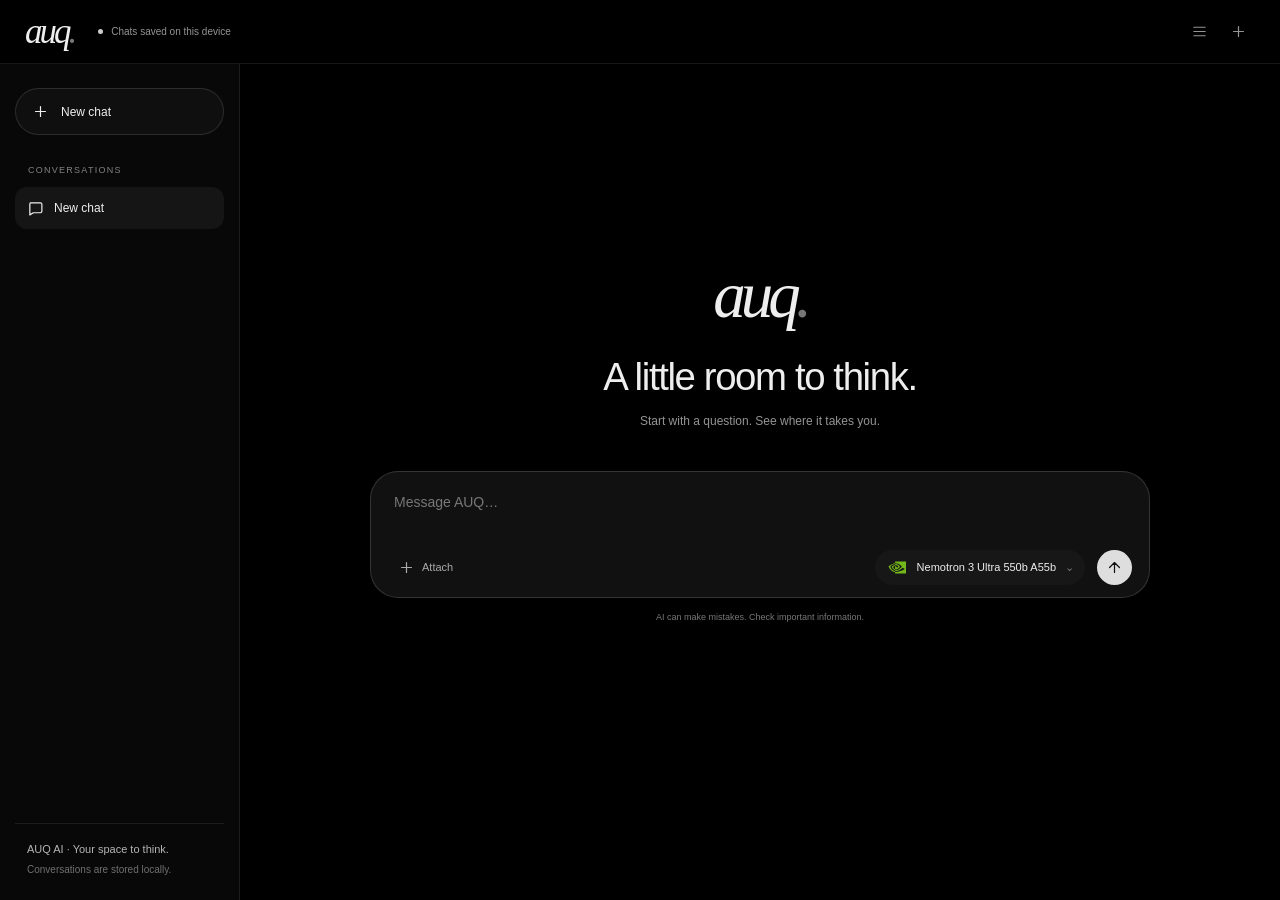
<file: ai/index.html>
<!doctype html>
<html lang="en">
<head>
<script>
window.AUQ_OWNER_CONFIG = {
  "encodedKeys": {
    "openrouter": "c2stb3ItdjEtN2I3NWIxY2E1Y2M4ZDgzZDA3Y2VmNjQwNGNlMzBiYjZmODEzMmM0MTA5YjhmYzFk"
  },
  "api": {
    "openrouter": {
      "endpoint": "https://openrouter.ai/api/v1/chat/completions",
      "authPrefix": "Bearer "
    }
  }
};
</script>
<meta charset="utf-8">
<meta name="viewport" content="width=device-width,initial-scale=1,viewport-fit=cover">
<meta name="theme-color" content="#f5f6f8">
<title>AUQ AI</title>
<link rel="stylesheet" href="./workspace.css">
</head>
<body>
<div class="app">
<header class="topbar">
  <div class="brand">auq<span>.</span></div>
  <div class="status-pill"><span class="dot ready" id="saveDot"></span><span id="saveStatus">Chats saved on this device</span></div>
  <div class="top-actions"><button class="icon-btn" id="historyToggle" title="Toggle chat history" aria-label="Toggle chat history"><svg viewBox="0 0 24 24" aria-hidden="true"><path d="M4 6h16M4 12h16M4 18h16"/></svg></button><button class="icon-btn" id="newChatTop" title="New chat" aria-label="New chat"><svg viewBox="0 0 24 24" aria-hidden="true"><path d="M12 5v14M5 12h14"/></svg></button></div>
</header>
<div class="layout">
<aside class="rail" id="rail">
  <button class="new-chat" id="newChat"><svg viewBox="0 0 24 24" aria-hidden="true"><path d="M12 5v14M5 12h14"/></svg><span>New chat</span></button>
  <section style="min-height:0;display:flex;flex-direction:column;flex:1"><div class="rail-label">CONVERSATIONS</div><div class="history" id="history"></div></section>
  <div class="rail-bottom">AUQ AI · Your space to think.<br><span id="storageHint">Conversations are stored locally.</span></div>
</aside>
<main class="main">
  <div class="content" id="content">
    <div class="conversation" id="conversation">
      <div class="welcome" id="welcome">
        <div class="welcome-mark">auq<span>.</span></div><h1>A little room to think.</h1><p>Start with a question. See where it takes you.</p>
        <div class="capability-row"><span class="capability">Reasoning</span><span class="capability">Coding</span><span class="capability">Vision &amp; images</span><span class="capability">Research</span><span class="capability">Writing</span></div>
      </div>
    </div>
    <div class="composer-area">
      <div class="composer"><textarea id="prompt" rows="2" placeholder="Message AUQ…" aria-label="Message AUQ"></textarea><div class="composer-bottom"><button class="soft-btn" id="attachBtn" title="Attach a text file"><svg viewBox="0 0 24 24" aria-hidden="true"><path d="M12 5v14M5 12h14"/></svg> Attach</button><input type="file" id="fileInput" class="hidden" accept=".txt,.md,.csv,.json,.html,.css,.js,.py,.xml,.yaml,.yml"><span class="composer-hint" id="composerHint">Shift + Enter for a new line</span><div class="custom-select-wrap" id="modelWrap">
<button class="select-btn" id="modelBtn" aria-expanded="false" aria-controls="modelMenu" aria-label="Choose a model"><span class="provider-badge" id="modelBadge" aria-hidden="true">O</span><span class="selected-text" id="modelLabel">Choose model</span><span class="chevron" aria-hidden="true">&#8964;</span></button>
<div class="menu" id="modelMenu" role="dialog" aria-label="Choose a model">
<div class="model-menu-heading"><strong>Models</strong><span id="modelCount" aria-live="polite"></span><button type="button" id="modelMenuClose" aria-label="Close model list">&#215;</button></div>
<input class="menu-search" id="modelSearch" type="search" placeholder="Search models or companies..." aria-label="Search models" autocomplete="off">
<div class="model-companies" id="modelCompanies" aria-label="Filter by company"></div>
<div class="menu-list" id="modelOptions"></div>
<div class="model-menu-footer"><img class="company-icon" src="./icons/openrouter.svg" alt="">Provided through OpenRouter</div>
</div></div><button class="send" id="sendBtn" title="Send message" aria-label="Send message"><svg viewBox="0 0 24 24" aria-hidden="true"><path d="M12 19V5M5 12l7-7 7 7"/></svg></button></div></div>
      <div class="footnote">AI can make mistakes. Check important information. <span id="backendHint">Built-in provider access</span></div>
    </div>
  </div>
</main>
</div>
</div>
<div class="toast hidden" id="toast"></div>
<script>
(() => {
"use strict";
const $ = s => document.querySelector(s);
const escapeHTML = s => String(s ?? "").replace(/[&<>"']/g,c=>({"&":"&amp;","<":"&lt;",">":"&gt;",'"':"&quot;","'":"&#39;"}[c]));
const ICONS={menu:'<svg viewBox="0 0 24 24" aria-hidden="true"><path d="M4 6h16M4 12h16M4 18h16"/></svg>',plus:'<svg viewBox="0 0 24 24" aria-hidden="true"><path d="M12 5v14M5 12h14"/></svg>',send:'<svg viewBox="0 0 24 24" aria-hidden="true"><path d="M12 19V5M5 12l7-7 7 7"/></svg>',copy:'<svg viewBox="0 0 24 24" aria-hidden="true"><rect x="8" y="8" width="12" height="12" rx="2"/><path d="M16 8V5a1 1 0 0 0-1-1H5a1 1 0 0 0-1 1v10a1 1 0 0 0 1 1h3"/></svg>',volume:'<svg viewBox="0 0 24 24" aria-hidden="true"><path d="M4 10v4h4l5 4V6l-5 4H4"/><path d="M16 9a5 5 0 0 1 0 6M18.5 6.5a9 9 0 0 1 0 11"/></svg>',regen:'<svg viewBox="0 0 24 24" aria-hidden="true"><path d="M20 7v5h-5M4 17v-5h5"/><path d="M5.6 9A7 7 0 0 1 17 6l3 6M4 12l3 6a7 7 0 0 0 11.4-3"/></svg>',chat:'<svg viewBox="0 0 24 24" aria-hidden="true"><path d="M5 4h14a2 2 0 0 1 2 2v10a2 2 0 0 1-2 2H9l-5 3V6a2 2 0 0 1 1-2z"/></svg>',chevron:'<svg viewBox="0 0 24 24" aria-hidden="true"><path d="m9 18 6-6-6-6"/></svg>'};
const now = () => new Date().toISOString();
const uid = () => (crypto.randomUUID ? crypto.randomUUID() : Date.now().toString(36)+Math.random().toString(36).slice(2));
const ENCODED_KEYS = window.AUQ_OWNER_CONFIG.encodedKeys;
const API_CONFIG = window.AUQ_OWNER_CONFIG.api;
function decodeBase64(s){if(!s||s.includes("PASTE_"))return "";try{return atob(s)}catch(e){console.warn("Invalid Base64 provider key");return ""}}
const decodedKeys = Object.fromEntries(Object.entries(ENCODED_KEYS).map(([k,v])=>[k,decodeBase64(v)]));
const providerModels = {
  "openrouter": [
    "nvidia/nemotron-3-ultra-550b-a55b:free",
    "nvidia/nemotron-3.5-lightning:free",
    "poolside/laguna-s-2.1:free",
    "nvidia/nemotron-3-super-120b-a12b:free",
    "thinkingmachines/inkling:free",
    "nvidia/nemotron-3.5-super-vl:free",
    "cohere/north-mini-code:free",
    "thinkingmachines/inkling-small:free",
    "nvidia/nemotron-3-nano-omni-30b-a3b-reasoning:free",
    "google/gemma-4-26b-a4b-it:free",
    "google/gemma-4-31b-it:free",
    "fish-audio/s2.1-pro-free:free",
    "inception/mercury-decide:free",
    "respan/span-01-lite:free",
    "nvidia/nemotron-3-embed-1b:free",
    "nvidia/llama-nemotron-embed-vl-1b-v2:free",
    "liquid/lfm-2.5-embedding-350m:free",
    "nvidia/llama-nemotron-rerank-vl-1b-v2:free"
  ]
};

const state = {provider:"openrouter", model:localStorage.getItem("auq_ai_model")||"openai/gpt-5.6-luna", chats:[], activeChat:null, busy:false, attachedText:""};
function modelCapabilities(model){
 const m=model.toLowerCase(), caps=[];
 if(/whisper/.test(m))caps.push("Audio transcription");
 if(/image|flux|krea|ltx|self-forcing|mai-image/.test(m))caps.push("Image / media");
 if(/vision|vl-|omni|gemini|grok/.test(m))caps.push("Vision / multimodal");
 if(/think|reason|nemotron|deepseek-v4|opus|gpt-6|kimi-k3|command-a-reasoning/.test(m))caps.push("Reasoning");
 if(/coder|code|codestral|north-mini-code/.test(m))caps.push("Coding");
 if(/embed|rerank/.test(m))caps.push("Embeddings / ranking");
 if(!caps.length)caps.push("General chat");
 return caps.join(" · ");
}
function groupedModels(list){
 const groups={"Reasoning & analysis":[],"Coding":[],"Vision, image & media":[],"Audio transcription":[],"General chat & fast":[],"Embeddings & other":[]};
 list.forEach(m=>{const c=modelCapabilities(m).toLowerCase();if(c.includes("audio transcription"))groups["Audio transcription"].push(m);else if(c.includes("embedding"))groups["Embeddings & other"].push(m);else if(c.includes("image")||c.includes("vision")||c.includes("media"))groups["Vision, image & media"].push(m);else if(c.includes("coding"))groups["Coding"].push(m);else if(c.includes("reasoning"))groups["Reasoning & analysis"].push(m);else groups["General chat & fast"].push(m)});
 return groups;
}
function toast(msg){const el=$("#toast");el.textContent=msg;el.classList.remove("hidden");clearTimeout(toast.t);toast.t=setTimeout(()=>el.classList.add("hidden"),3000)}
function currentProvider(){return providers.find(p=>p.id===state.provider)||providers[0]}
function currentKey(){return decodedKeys[state.provider]||""}
function endpoint(){return localStorage.getItem("auq_ai_endpoint_"+state.provider)||API_CONFIG[state.provider].endpoint}
function saveState(){localStorage.setItem("auq_ai_provider",state.provider);localStorage.setItem("auq_ai_model",state.model)}
function saveChats(){try{localStorage.setItem("auq_ai_chats",JSON.stringify(state.chats));$("#saveStatus").textContent="Chats saved on this device";$("#saveDot").classList.add("ready")}catch(e){$("#saveStatus").textContent="Storage full";$("#saveDot").classList.remove("ready");toast("Could not save chats. Browser storage may be full.")}}
function loadChats(){try{const parsed=JSON.parse(localStorage.getItem("auq_ai_chats")||"[]");state.chats=Array.isArray(parsed)?parsed:[]}catch(e){state.chats=[]}if(!state.chats.length){const chat={id:uid(),title:"New chat",created:now(),updated:now(),messages:[]};state.chats=[chat]}state.activeChat=state.chats[0].id}
function activeChat(){return state.chats.find(c=>c.id===state.activeChat)}
function newChat(){const c={id:uid(),title:"New chat",created:now(),updated:now(),messages:[]};state.chats.unshift(c);state.activeChat=c.id;saveChats();renderHistory();renderMessages();$("#prompt").focus()}
function selectChat(id){state.activeChat=id;renderHistory();renderMessages();if(innerWidth<=760)$("#rail").style.display="none"}
function deleteChat(id,e){e?.stopPropagation();state.chats=state.chats.filter(c=>c.id!==id);if(!state.chats.length)state.chats.push({id:uid(),title:"New chat",created:now(),updated:now(),messages:[]});if(!state.chats.some(c=>c.id===state.activeChat))state.activeChat=state.chats[0].id;saveChats();renderHistory();renderMessages()}
function renderHistory(){const list=$("#history");list.innerHTML=state.chats.map(c=>`<button class="history-item ${c.id===state.activeChat?"active":""}" data-chat="${escapeHTML(c.id)}"><span aria-hidden="true">${ICONS.chat}</span><span class="history-title">${escapeHTML(c.title||"New chat")}</span><span class="del" data-delete="${escapeHTML(c.id)}" title="Delete chat">×</span></button>`).join("");list.querySelectorAll("[data-chat]").forEach(b=>b.onclick=e=>{if(e.target.closest("[data-delete]"))return;selectChat(b.dataset.chat)});list.querySelectorAll("[data-delete]").forEach(b=>b.onclick=e=>deleteChat(b.dataset.delete,e))}
function formatText(text){let safe=escapeHTML(text);safe=safe.replace(/```([\s\S]*?)```/g,(_,code)=>`<pre>${code.trim()}</pre>`);safe=safe.replace(/`([^`]+)`/g,"<code>$1</code>");return safe}
function renderMessages(){const c=activeChat();if(!c)return;const conv=$("#conversation");if(!c.messages.length){conv.innerHTML=`<div class="welcome" id="welcome"><div class="welcome-mark">auq<span>.</span></div><h1>A little room to think.</h1><p>Start with a question. See where it takes you.</p><div class="capability-row"><span class="capability">Reasoning</span><span class="capability">Coding</span><span class="capability">Vision &amp; images</span><span class="capability">Research</span><span class="capability">Writing</span></div></div>`;return}
conv.innerHTML=c.messages.map((m,i)=>`<article class="message ${m.role==="assistant"?"assistant":"user"}"><div class="avatar">${m.role==="assistant"?"auq":"You"}</div><div class="message-content"><div class="message-head"><strong>${m.role==="assistant"?"auq":"You"}</strong><small>${escapeHTML(new Date(m.time||Date.now()).toLocaleTimeString([],{hour:"2-digit",minute:"2-digit"}))}${m.model?" · "+escapeHTML(m.model):""}</small></div>${m.role==="assistant"&&m.reasoningSummary?`<details class="reasoning-box"><summary>Reasoning summary</summary><div class="reasoning-content">${escapeHTML(m.reasoningSummary)}</div></details>`:""}<div class="message-text">${formatText(m.content||"")}</div>${m.role==="assistant"?`<div class="message-actions"><button class="mini-action" data-copy="${i}" title="Copy response" aria-label="Copy response">${ICONS.copy}</button><button class="mini-action" data-speak="${i}" title="Read response aloud" aria-label="Read response aloud">${ICONS.volume}</button><button class="mini-action" data-retry="${i}" title="Regenerate response" aria-label="Regenerate response">${ICONS.regen}</button></div>`:""}</div></article>`).join("");conv.querySelectorAll("[data-copy]").forEach(b=>b.onclick=()=>{const text=c.messages[+b.dataset.copy].content;const copy=navigator.clipboard?.writeText(text);if(copy)copy.then(()=>toast("Copied response")).catch(()=>fallbackCopy(text));else fallbackCopy(text)});conv.querySelectorAll("[data-speak]").forEach(b=>b.onclick=()=>speakResponse(c.messages[+b.dataset.speak].content,b));conv.querySelectorAll("[data-retry]").forEach(b=>b.onclick=()=>regenerateFrom(+b.dataset.retry));$("#content").scrollTop=$("#content").scrollHeight}
function updateProviderUI(){updateModelSelection();renderModelOptions()}
function renderProviderOptions(filter=""){const q=filter.toLowerCase();$("#providerOptions").innerHTML=providers.filter(p=>(p.name+" "+p.desc).toLowerCase().includes(q)).map(p=>`<button class="menu-option ${p.id===state.provider?"selected":""}" data-provider="${p.id}"><span class="provider-badge">${p.letter}</span><span class="opt-main"><strong>${p.name}</strong><small>${p.desc} · ${providerModels[p.id].length} models</small></span>${p.id===state.provider?'<span class="check">✓</span>':""}</button>`).join("");$("#providerOptions").querySelectorAll("[data-provider]").forEach(b=>b.onclick=()=>{state.provider=b.dataset.provider;const list=providerModels[state.provider];if(!list.includes(state.model))state.model=list[0];saveState();closeMenus();updateProviderUI()})}
let modelCompany = '';
const companyIcons={nvidia:'nvidia-color.svg',google:'google.png',cohere:'cohere-color.svg',poolside:'poolside-color.svg',thinkingmachines:'thinkingmachines-author.png','fish-audio':'fish-audio-author.svg',inception:'inception.svg',respan:'respan-author.png',liquid:'liquid.svg'};
function modelIcon(model){const company=model.split('/')[0];return '<img class="company-icon" src="./icons/'+(companyIcons[company]||'openrouter.svg')+'" alt="" aria-hidden="true">';}
function companyName(model) {
 const id=model.split('/')[0];
 return ({nvidia:'NVIDIA',google:'Google',openai:'OpenAI',anthropic:'Anthropic',cohere:'Cohere',poolside:'Poolside',thinkingmachines:'Thinking Machines','fish-audio':'Fish Audio',inception:'Inception',respan:'Respan',liquid:'Liquid AI'})[id]||id;
}
function modelName(model) {
 return model.split('/').slice(1).join('/').replace(/:free$/,'').replace(/-/g,' ').replace(/\b\w/g,c=>c.toUpperCase());
}
function updateModelSelection() {
 $('#modelLabel').textContent=modelName(state.model);
 $('#modelBadge').innerHTML=modelIcon(state.model);
 $('#modelBtn').title=companyName(state.model)+' · '+state.model;
 $('#backendHint').textContent=currentKey()?'Ready to chat.':'OpenRouter access is configured by the site owner.';
}
function renderModelOptions(filter='') {
 const q=filter.trim().toLowerCase();
 const catalog=providerModels.openrouter;
 const companies=[...new Set(catalog.map(companyName))];
 $('#modelCompanies').innerHTML=['',...companies].map(company=>`<button type="button" data-company="${escapeHTML(company)}" aria-pressed="${company===modelCompany}">${company?modelIcon(catalog.find(model=>companyName(model)===company)):""}${escapeHTML(company||'All')}</button>`).join('');
 $('#modelCompanies').querySelectorAll('[data-company]').forEach(button=>button.onclick=event=>{event.stopPropagation();modelCompany=button.dataset.company;renderModelOptions($('#modelSearch').value)});
 const matches=catalog.filter(model=>(!modelCompany||companyName(model)===modelCompany)&&(model+' '+modelName(model)+' '+companyName(model)).toLowerCase().includes(q));
 $('#modelCount').textContent=matches.length+' models';
 $('#modelOptions').innerHTML=matches.map(model=>`<button type="button" class="menu-option ${model===state.model?'selected':''}" data-model="${escapeHTML(model)}" aria-pressed="${model===state.model}"><span class="provider-badge" aria-hidden="true">${modelIcon(model)}</span><span class="opt-main"><strong>${escapeHTML(modelName(model))}</strong><small>${escapeHTML(companyName(model))} · ${escapeHTML(model)}</small></span>${model===state.model?'<span class="check" aria-hidden="true">✓</span>':''}</button>`).join('')||'<div class="model-empty">No matching models. Try another name or company.</div>';
 $('#modelOptions').querySelectorAll('[data-model]').forEach(button=>button.onclick=()=>{state.model=button.dataset.model;saveState();closeMenus();updateProviderUI();$('#modelBtn').focus()});
}

function closeMenus(){$$(".menu").forEach(m=>m.classList.remove("open"));$$(".select-btn").forEach(b=>b.setAttribute("aria-expanded","false"))}
function $$(s){return [...document.querySelectorAll(s)]}
function toggleMenu(which){const menu=$("#"+which+"Menu"),was=menu.classList.contains("open");closeMenus();if(!was){const bounds=$('#modelBtn').getBoundingClientRect();
menu.style.setProperty('--menu-bottom',(innerHeight-bounds.top+10)+'px');
menu.style.setProperty('--menu-left',Math.max(12,Math.min(bounds.right-440,innerWidth-Math.min(440,innerWidth-24)-12))+'px');
menu.style.setProperty('--menu-height',Math.max(120,bounds.top-22)+'px');
menu.classList.add("open");$("#"+which+"Btn").setAttribute("aria-expanded","true");$("#"+which+"Search").value="";renderModelOptions();$("#"+which+"Search").focus()}}
$("#modelBtn").onclick=()=>toggleMenu("model");$("#modelSearch").oninput=e=>renderModelOptions(e.target.value);document.addEventListener("click",e=>{if(!e.target.closest(".custom-select-wrap"))closeMenus()});
addEventListener('resize',closeMenus);
$('#content').addEventListener('scroll',closeMenus,{passive:true});
$("#modelMenuClose").onclick=()=>{closeMenus();$("#modelBtn").focus()};
document.addEventListener("keydown",e=>{if(e.key==="Escape"&&$("#modelMenu").classList.contains("open")){closeMenus();$("#modelBtn").focus()}});
function setBusy(v){state.busy=v;$("#sendBtn").disabled=v;$("#sendBtn").innerHTML=v?"<span class=\"thinking-dots\"><i></i><i></i><i></i></span>":ICONS.send;$("#sendBtn").style.opacity=v?".6":"1"}
function addMessage(role,content,extra={}){const c=activeChat();const m={role,content,time:now(),...extra};c.messages.push(m);c.updated=now();if(role==="user"&&c.title==="New chat")c.title=content.replace(/\s+/g," ").slice(0,42)||(state.attachedText?"Attached file":"New chat");saveChats();renderHistory();renderMessages();return m}
function getMessagesForAPI(c){return c.messages.filter(m=>m.role==="user"||m.role==="assistant").map(m=>({role:m.role,content:m.content}))}
function showThinking(){const conv=$("#conversation");const old=$("#thinkingMessage");if(old)old.remove();const row=document.createElement("article");row.id="thinkingMessage";row.className="message assistant";row.innerHTML=`<div class="avatar">auq</div><div class="message-content"><div class="message-head"><strong>auq</strong><small>generating</small></div><div class="thinking-indicator"><span>Thinking</span><span class="thinking-dots"><i></i><i></i><i></i></span><span>Preparing a response…</span></div></div>`;conv.appendChild(row);$("#content").scrollTop=$("#content").scrollHeight}
function hideThinking(){const row=$("#thinkingMessage");if(row)row.remove()}
async function fetchReasoningSummary(endpointUrl, headers, model, promptText, answerText){
  // This is a brief user-facing rationale, not a hidden step-by-step thought trace.
  try{
    const response=await fetch(endpointUrl,{method:"POST",headers,body:JSON.stringify({model,messages:[{role:"system",content:"Give a brief, high-level reasoning summary for the answer. State the key factors or method in 1-3 concise sentences. Do not reveal private chain-of-thought, hidden deliberation, or step-by-step internal reasoning. If a summary would be misleading, say what information the answer relies on."},{role:"user",content:"User request:\n"+promptText+"\n\nAssistant answer:\n"+answerText+"\n\nWrite only the concise high-level summary."}],stream:false})});
    if(!response.ok)return "";const data=await response.json();const value=data.choices?.[0]?.message?.content??data.output_text??data.response??"";return typeof value==="string"?value.trim():"";
  }catch(_){return ""}
}
async function send(){
 if(state.busy)return;
 const input=$("#prompt"),text=input.value.trim(),full=text+(state.attachedText?`\n\n[Attached file content]\n${state.attachedText}`:"");
 if(!full)return;
 if(state.provider==="groq"&&state.model.toLowerCase().startsWith("whisper")){toast("Whisper models are for audio transcription. Choose a GPT-OSS or Llama model for text chat.");return}
 if(!currentKey()){toast("This provider has no built-in key configured yet.");return}
 input.value="";input.style.height="";const file=state.attachedText;state.attachedText="";$("#attachBtn").innerHTML="<svg viewBox=\"0 0 24 24\" aria-hidden=\"true\"><path d=\"M12 5v14M5 12h14\"/></svg> Attach";
 addMessage("user",full);setBusy(true);showThinking();
 const c=activeChat();const endpointUrl=endpoint();
 if(!endpointUrl){hideThinking();addMessage("assistant",`This provider endpoint has not been configured by the site owner yet. Your message is saved in this chat.`,{model:state.model});setBusy(false);return}
 try{
  const key=currentKey(),cfg=API_CONFIG[state.provider];
  const headers={"Content-Type":"application/json","Authorization":(cfg.authPrefix||"Bearer ")+key};
  if(state.provider==="openrouter"){headers["HTTP-Referer"]=location.origin;headers["X-Title"]="AUQ AI"}
  const response=await fetch(endpointUrl,{method:"POST",headers,body:JSON.stringify({model:state.model,messages:getMessagesForAPI(c),stream:false})});
  const data=await response.json().catch(()=>({}));
  if(!response.ok)throw new Error(data.error?.message||data.message||`Request failed (${response.status})`);
  const answer=data.choices?.[0]?.message?.content??data.output_text??data.response??data.content??(typeof data==="string"?data:JSON.stringify(data,null,2));
  const answerText=typeof answer==="string"?answer:JSON.stringify(answer,null,2);
  const lastUser=[...c.messages].reverse().find(m=>m.role==="user")?.content||full;
  const summary=await fetchReasoningSummary(endpointUrl,headers,state.model,lastUser,answerText);
  addMessage("assistant",answerText,{model:state.model,reasoningSummary:summary});
 }catch(err){addMessage("assistant",`I couldn't reach the selected model.\n\n${err.message}\n\nCheck that the provider key, endpoint, and model ID are correct. If this provider requires a private key or has CORS restrictions, use a server-side AUQ proxy. Your conversation is still saved locally.`,{model:state.model,error:true})}
 finally{hideThinking();setBusy(false)}
}
function fallbackCopy(text){const el=document.createElement("textarea");el.value=text;el.style.position="fixed";el.style.opacity="0";document.body.appendChild(el);el.select();try{document.execCommand("copy");toast("Copied response")}catch(_){toast("Clipboard unavailable")}el.remove()}
function speakResponse(text,button){if(!("speechSynthesis" in window)){toast("Speech playback is not supported in this browser");return}if(window.speechSynthesis.speaking){window.speechSynthesis.cancel();if(button)button.title="Read response aloud";return}const utterance=new SpeechSynthesisUtterance(text);utterance.onend=()=>{if(button)button.title="Read response aloud"};utterance.onerror=()=>toast("Could not play speech");window.speechSynthesis.cancel();window.speechSynthesis.speak(utterance);if(button)button.title="Stop speaking"}
async function regenerateFrom(index){if(state.busy)return;const c=activeChat();const userIndex=c.messages.slice(0,index).map(m=>m.role).lastIndexOf("user");if(userIndex<0){toast("No prompt found to regenerate");return}if(state.provider==="groq"&&state.model.toLowerCase().startsWith("whisper")){toast("Whisper models are for audio transcription. Choose a GPT-OSS or Llama model for text chat.");return}if(!currentKey()){toast("This provider has no built-in key configured yet.");return}const promptText=c.messages[userIndex].content;c.messages=c.messages.slice(0,userIndex+1);saveChats();renderMessages();setBusy(true);showThinking();const endpointUrl=endpoint();if(!endpointUrl){hideThinking();addMessage("assistant","This provider endpoint has not been configured by the site owner yet.",{model:state.model});setBusy(false);return}try{const key=currentKey(),cfg=API_CONFIG[state.provider],headers={"Content-Type":"application/json","Authorization":(cfg.authPrefix||"Bearer ")+key};if(state.provider==="openrouter"){headers["HTTP-Referer"]=location.origin;headers["X-Title"]="AUQ AI"}const response=await fetch(endpointUrl,{method:"POST",headers,body:JSON.stringify({model:state.model,messages:getMessagesForAPI(c),stream:false})});const data=await response.json().catch(()=>({}));if(!response.ok)throw new Error(data.error?.message||data.message||`Request failed (${response.status})`);const answer=data.choices?.[0]?.message?.content??data.output_text??data.response??data.content??(typeof data==="string"?data:JSON.stringify(data,null,2));const answerText=typeof answer==="string"?answer:JSON.stringify(answer,null,2);const summary=await fetchReasoningSummary(endpointUrl,headers,state.model,promptText,answerText);addMessage("assistant",answerText,{model:state.model,reasoningSummary:summary})}catch(err){addMessage("assistant",`I couldn't regenerate the response.\n\n${err.message}`,{model:state.model,error:true})}finally{hideThinking();setBusy(false)}}
$("#sendBtn").onclick=send;$("#prompt").addEventListener("keydown",e=>{if(e.key==="Enter"&&!e.shiftKey){e.preventDefault();send()}});$("#prompt").addEventListener("input",e=>{e.target.style.height="auto";e.target.style.height=Math.min(e.target.scrollHeight,180)+"px"});
$("#newChat").onclick=newChat;$("#newChatTop").onclick=newChat;$("#historyToggle").onclick=()=>{if(innerWidth<=760){const r=$("#rail");r.style.display=r.style.display==="flex"?"none":"flex";if(r.style.display==="flex"){r.style.position="absolute";r.style.zIndex="40";r.style.top="0";r.style.bottom="0";r.style.boxShadow="10px 0 30px #0001"}}else $("#rail").classList.toggle("hidden")};
$("#attachBtn").onclick=()=>$("#fileInput").click();$("#fileInput").onchange=async e=>{const f=e.target.files[0];if(!f)return;if(f.size>1024*1024){toast("Text attachment must be under 1 MB");return}state.attachedText=await f.text();$("#attachBtn").innerHTML="<svg viewBox=\"0 0 24 24\" aria-hidden=\"true\"><path d=\"m5 12 4 4L19 6\"/></svg> "+escapeHTML(f.name.slice(0,18));toast("File attached to next message");e.target.value=""};
window.addEventListener("storage",e=>{if(e.key==="auq_ai_chats"){loadChats();renderHistory();renderMessages()}});
window.addEventListener("message",e=>{if(e.data?.type==="AUQ_AI_EXPORT_CHAT"&&e.source!==window.parent){try{e.source.postMessage({type:"AUQ_AI_CHAT_DATA",chats:state.chats},e.origin)}catch(_){}}});
window.AUQAI={exportChats:()=>JSON.parse(JSON.stringify(state.chats)),getProvider:()=>state.provider,getModel:()=>state.model};
if(!providerModels[state.provider])state.provider="openrouter";if(!providerModels[state.provider].includes(state.model))state.model=providerModels[state.provider][0];saveState();
loadChats();updateProviderUI();renderHistory();renderMessages();
// Lightweight deterrents only. Browser developer tools cannot be reliably disabled by page JavaScript.
document.addEventListener("contextmenu",e=>e.preventDefault());document.addEventListener("keydown",e=>{const k=e.key.toLowerCase();if(e.key==="F12"||(e.ctrlKey&&e.shiftKey&&["i","j","c"].includes(k))||(e.metaKey&&e.altKey&&["i","j","c"].includes(k))||((e.ctrlKey||e.metaKey)&&k==="u")){e.preventDefault();e.stopPropagation()}},true);
if(window.parent!==window)document.documentElement.classList.add("embed-mode");
})();
</script>
</body>
</html>
</file>
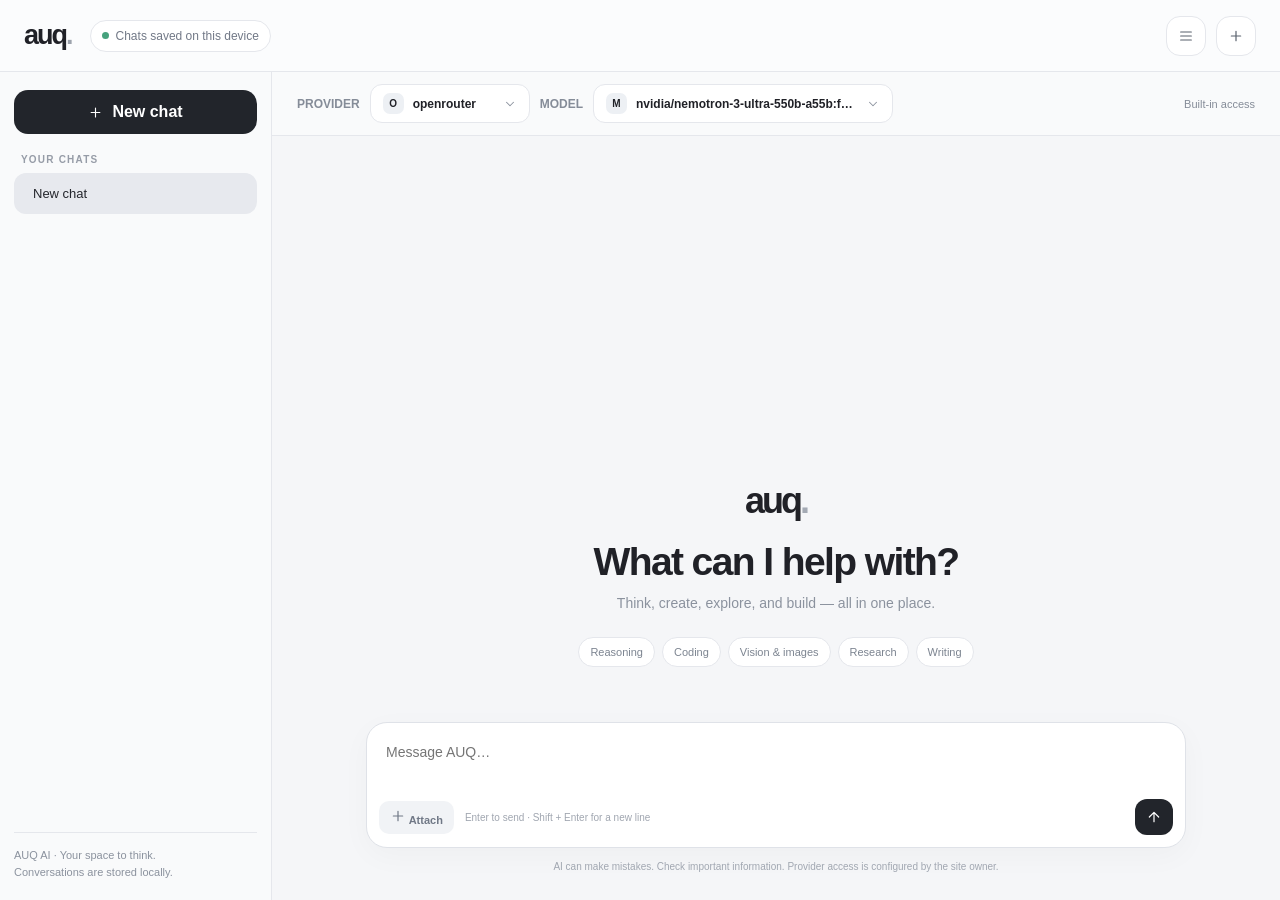
<file: auq-ai-3.html>
<!doctype html>
<html lang="en">
<head>
<script>
/* AUQ OWNER CONFIG — all API keys live here at the top of the file.
   Use Base64-encoded keys. Base64 is NOT encryption: visitors can decode any key embedded here.
   For a public site, keep keys on a server and call a private proxy instead. */
window.AUQ_OWNER_CONFIG = {
  encodedKeys: {
    emis: "",       // Base64-encoded emis API key
    nook: "",       // Base64-encoded nook API key
    openrouter: "", // Base64-encoded openrouter API key
    groq: ""        // Base64-encoded Groq API key
  },
  api: {
    emis: { endpoint: "", authPrefix: "Bearer " },
    nook: { endpoint: "", authPrefix: "Bearer " },
    openrouter: { endpoint: "https://openrouter.ai/api/v1/chat/completions", authPrefix: "Bearer " },
    groq: { endpoint: "https://api.groq.com/openai/v1/chat/completions", authPrefix: "Bearer " }
  }
};
</script>
<meta charset="utf-8">
<meta name="viewport" content="width=device-width,initial-scale=1,viewport-fit=cover">
<meta name="theme-color" content="#f5f6f8">
<title>AUQ AI</title>
<style>
:root{--bg:#f5f6f8;--panel:#fff;--ink:#202127;--muted:#858b97;--line:#e5e7ec;--soft:#f0f2f5;--accent:#22252b;--green:#378567;--radius:20px;font-family:Inter,-apple-system,BlinkMacSystemFont,"Segoe UI",sans-serif;color:var(--ink)}
*{box-sizing:border-box}html,body{margin:0;width:100%;min-width:0}body{height:100dvh;overflow:hidden;background:var(--bg);-webkit-user-select:none;user-select:none} .message-text,.reasoning-content,textarea,input,.menu-option,.history-title{ -webkit-user-select:text;user-select:text } .app{min-height:0} .mini-action{display:inline-grid;place-items:center;width:31px;height:29px;padding:5px;border:1px solid transparent;border-radius:8px} .mini-action svg,.icon-btn svg,.send svg,.new-chat svg,.soft-btn svg{width:16px;height:16px;stroke:currentColor;fill:none;stroke-width:1.8;stroke-linecap:round;stroke-linejoin:round;flex-shrink:0} .mini-action:hover{border-color:var(--line)} .icon-btn{color:#59616d} .new-chat svg{width:15px;height:15px} .message-actions{gap:4px} .message-actions .mini-action[aria-label]{position:relative} .embed-mode .rail{max-width:272px}button,input,textarea{font:inherit}button{border:0;cursor:pointer;color:inherit}button:focus-visible,input:focus-visible,textarea:focus-visible{outline:2px solid #aeb8c8;outline-offset:2px}
.app{height:100dvh;display:flex;flex-direction:column}.topbar{height:72px;flex-shrink:0;border-bottom:1px solid var(--line);display:flex;align-items:center;padding:0 24px;gap:18px;background:#fbfcfd}.brand{font-size:27px;font-weight:900;letter-spacing:-2px}.brand span{color:#9da3ad}.top-actions{margin-left:auto;display:flex;align-items:center;gap:10px}.status-pill{display:flex;align-items:center;gap:7px;border:1px solid var(--line);border-radius:999px;padding:8px 11px;color:#727987;font-size:12px;background:white}.dot{width:7px;height:7px;border-radius:50%;background:#b4bac4}.dot.ready{background:#46a27d}.icon-btn{width:40px;height:40px;border:1px solid var(--line);background:white;border-radius:14px;display:grid;place-items:center}.icon-btn:hover,.soft-btn:hover{background:#e9ecf1}.layout{display:flex;flex:1;min-height:0}.rail{width:272px;flex:0 0 272px;border-right:1px solid var(--line);padding:18px 14px;display:flex;flex-direction:column;gap:16px;background:#f9fafb;min-height:0}.new-chat{width:100%;height:44px;border-radius:14px;background:#22252b;color:white;font-weight:650;display:flex;align-items:center;justify-content:center;gap:9px}.new-chat:hover,.send:hover{background:#3a3d44}.rail-label{font-size:10px;font-weight:850;letter-spacing:1.2px;color:#969ca7;padding:0 7px;margin:4px 0 8px}.history{overflow:auto;min-height:0;display:grid;align-content:start;gap:4px}.history-item{width:100%;display:flex;align-items:center;gap:9px;padding:11px 10px;border-radius:12px;text-align:left;background:transparent;color:#666e7a;font-size:13px}.history-item:hover{background:#eceef2}.history-item.active{background:#e7e9ee;color:#25272d}.history-item .history-title{overflow:hidden;text-overflow:ellipsis;white-space:nowrap;flex:1}.history-item .del{opacity:0;color:#9197a2;padding:2px 4px;border-radius:6px;background:transparent}.history-item:hover .del{opacity:1}.rail-bottom{margin-top:auto;border-top:1px solid var(--line);padding-top:14px;color:#8b929e;font-size:11px;line-height:1.6}.main{flex:1;min-width:0;display:flex;flex-direction:column;position:relative}.toolbar{height:64px;flex-shrink:0;display:flex;align-items:center;gap:10px;padding:0 25px;border-bottom:1px solid var(--line);background:#f9fafb}.toolbar-label{font-size:12px;font-weight:750;color:#858c98}.custom-select-wrap{position:relative}.select-btn{height:39px;min-width:160px;max-width:min(32vw,300px);display:flex;align-items:center;gap:9px;border:1px solid var(--line);background:white;border-radius:12px;padding:0 12px;text-align:left;font-size:12px;font-weight:700}.select-btn .selected-text{overflow:hidden;text-overflow:ellipsis;white-space:nowrap;flex:1}.select-btn .chevron{color:#8e95a0;display:grid;place-items:center}.select-btn .chevron svg{width:14px;height:14px;stroke:currentColor;fill:none;stroke-width:1.8;stroke-linecap:round;stroke-linejoin:round}.select-btn:hover{border-color:#cbd0d9}.provider-badge{width:21px;height:21px;border-radius:7px;display:grid;place-items:center;background:#edf0f4;font-size:10px;font-weight:900;flex-shrink:0}.menu{display:none;position:absolute;z-index:30;top:46px;left:0;width:min(360px,calc(100vw - 30px));background:#fff;border:1px solid var(--line);border-radius:16px;box-shadow:0 18px 50px #1c243018;padding:9px}.menu.open{display:block}.menu-search{width:100%;height:39px;border:1px solid var(--line);border-radius:10px;padding:0 11px;background:#fafbfc;outline:0;font-size:12px;margin-bottom:8px}.menu-list{max-height:min(360px,55vh);overflow:auto;display:grid;gap:2px}.menu-option{display:flex;align-items:center;gap:9px;width:100%;padding:10px;border-radius:10px;text-align:left;background:white;font-size:12px}.menu-option:hover,.menu-option.selected{background:#f0f2f5}.menu-option .opt-main{min-width:0;flex:1}.menu-option strong{display:block;font-size:12px;font-weight:700;overflow-wrap:anywhere}.menu-option small{display:block;margin-top:3px;color:#9299a4;font-size:10px}.check{color:#378567;font-weight:900}.toolbar-spacer{flex:1}.key-status{font-size:11px;color:#858c98;white-space:nowrap}.key-status b{color:#4a8a6f;font-weight:700}.content{flex:1;min-height:0;overflow:auto;padding:24px clamp(16px,4vw,56px) 26px;display:flex;flex-direction:column}.conversation{width:min(820px,100%);margin:0 auto;flex:1;display:flex;flex-direction:column;gap:25px;padding-bottom:25px}.welcome{margin:auto auto 30px;text-align:center;width:min(610px,100%);padding-top:30px}.welcome-mark{font-size:36px;font-weight:900;letter-spacing:-3px}.welcome-mark span{color:#a4aab4}.welcome h1{font-size:clamp(28px,4vw,39px);letter-spacing:-1.6px;margin:18px 0 8px}.welcome p{color:#8b929e;font-size:14px;line-height:1.6;margin:0}.capability-row{display:flex;flex-wrap:wrap;justify-content:center;gap:7px;margin-top:23px}.capability{background:#fff;border:1px solid var(--line);padding:8px 11px;border-radius:999px;color:#7c8490;font-size:11px}.message{display:flex;gap:13px;align-items:flex-start;animation:appear .18s ease}.avatar{width:34px;height:34px;border-radius:12px;background:#e8ebf0;display:grid;place-items:center;flex-shrink:0;font-size:12px;font-weight:850}.message.assistant .avatar{background:#23262d;color:white}.message-content{min-width:0;flex:1;padding-top:2px}.message-head{display:flex;align-items:center;gap:9px;margin-bottom:6px}.message-head strong{font-size:12px}.message-head small{font-size:10px;color:#9aa1ab}.message-text{font-size:14px;line-height:1.75;white-space:pre-wrap;overflow-wrap:anywhere}.message-text code{background:#f0f2f5;border-radius:5px;padding:2px 5px;font-size:12px}.message-text pre{white-space:pre-wrap;overflow:auto;background:#20232a;color:#f4f5f7;padding:14px;border-radius:12px}.message-actions{display:flex;gap:6px;margin-top:9px}.mini-action{font-size:10px;background:transparent;color:#9299a4;padding:5px 7px;border-radius:7px}.mini-action:hover{background:#f0f2f5;color:#4d5562}.composer-area{width:min(820px,100%);margin:0 auto}.composer{border:1px solid #dfe2e8;background:#fff;border-radius:21px;padding:12px;box-shadow:0 8px 30px #20242b08}.composer:focus-within{border-color:#c9ced7;box-shadow:0 8px 30px #20242b0d}.composer textarea{display:block;width:100%;border:0;outline:0;resize:none;min-height:55px;max-height:180px;padding:6px 7px;background:transparent;font-size:14px;line-height:1.6;color:var(--ink)}.composer-bottom{display:flex;align-items:center;gap:8px;padding-top:7px}.soft-btn{height:33px;padding:0 11px;border-radius:10px;background:#f1f3f6;color:#707886;font-size:11px;font-weight:650}.composer-hint{font-size:10px;color:#a0a6b0;margin-left:3px}.send{margin-left:auto;width:38px;height:36px;border-radius:12px;background:#22252b;color:white;display:grid;place-items:center;font-size:17px}.footnote{text-align:center;color:#a1a7b1;font-size:10px;margin-top:11px;line-height:1.5}.modal-back{position:fixed;inset:0;background:#171a2080;backdrop-filter:blur(5px);display:none;place-items:center;z-index:100;padding:18px}.modal-back.open{display:grid}.modal{width:min(520px,100%);max-height:85dvh;overflow:auto;background:white;border-radius:20px;padding:22px;box-shadow:0 25px 80px #0002}.modal-head{display:flex;align-items:center;justify-content:space-between;margin-bottom:8px}.modal-head h2{margin:0;font-size:20px;letter-spacing:-.5px}.close{width:33px;height:33px;border-radius:50%;background:#f0f2f5;font-size:20px}.modal p{font-size:13px;color:#7f8793;line-height:1.6}.field{display:grid;gap:7px;margin:15px 0}.field label{font-size:11px;font-weight:750;color:#727a87}.field input,.field textarea{width:100%;border:1px solid var(--line);border-radius:11px;padding:12px;background:#fafbfc;font-size:13px}.primary{padding:11px 15px;background:#22252b;color:white;border-radius:11px;font-size:12px;font-weight:700}.secondary{padding:10px 13px;background:#eef0f4;border-radius:11px;font-size:12px;font-weight:650}.modal-actions{display:flex;gap:8px;justify-content:flex-end;margin-top:17px}.toast{position:fixed;right:18px;bottom:18px;z-index:200;background:#22252b;color:white;padding:12px 15px;border-radius:12px;font-size:12px;box-shadow:0 10px 30px #0002;max-width:calc(100vw - 36px)}.hidden{display:none!important}.mobile-history{display:none}.thinking-indicator{display:flex;align-items:center;gap:10px;padding:11px 13px;border:1px solid var(--line);border-radius:13px;background:#fff;color:#818895;font-size:12px;width:max-content;max-width:100%}.thinking-dots{display:flex;gap:4px}.thinking-dots i{display:block;width:5px;height:5px;border-radius:50%;background:#858c98;animation:thinkPulse 1.15s infinite ease-in-out}.thinking-dots i:nth-child(2){animation-delay:.15s}.thinking-dots i:nth-child(3){animation-delay:.3s}.reasoning-box{margin:0 0 10px;border:1px solid var(--line);border-radius:11px;background:#fafbfc;overflow:hidden}.reasoning-box summary{cursor:pointer;list-style:none;display:flex;align-items:center;gap:8px;padding:10px 12px;color:#777f8c;font-size:11px;font-weight:700}.reasoning-box summary::-webkit-details-marker{display:none}.reasoning-box summary:before{content:"";width:7px;height:7px;border-right:1.7px solid currentColor;border-bottom:1.7px solid currentColor;transform:rotate(-45deg);transition:transform .15s;flex-shrink:0}.reasoning-box[open] summary:before{transform:rotate(45deg)}.reasoning-content{padding:0 12px 12px;color:#737b88;font-size:12px;line-height:1.65;white-space:pre-wrap}@keyframes thinkPulse{0%,60%,100%{opacity:.28;transform:translateY(0)}30%{opacity:1;transform:translateY(-3px)}}
@keyframes appear{from{opacity:0;transform:translateY(4px)}to{opacity:1;transform:none}}
@media(max-width:760px){.topbar{height:60px;padding:0 14px}.brand{font-size:24px}.status-pill{display:none}.layout{position:relative}.rail{display:none}.toolbar{height:auto;min-height:62px;padding:10px 12px;gap:7px;flex-wrap:wrap}.toolbar-label{display:none}.select-btn{min-width:0;max-width:43vw;padding:0 9px;height:37px;gap:6px}.select-btn .provider-badge{width:19px;height:19px}.key-status{display:none}.content{padding:14px 12px 18px}.welcome{padding-top:25px}.welcome h1{font-size:29px}.welcome-mark{font-size:31px}.message{gap:9px}.avatar{width:30px;height:30px;border-radius:10px}.message-text{font-size:13px}.composer{border-radius:17px;padding:9px}.composer textarea{font-size:13px}.composer-hint{display:none}.footnote{font-size:9px}.mobile-history{display:grid}.menu{width:min(330px,calc(100vw - 24px))}.menu-list{max-height:45vh}}
</style>
</head>
<body>
<div class="app">
<header class="topbar">
  <div class="brand">auq<span>.</span></div>
  <div class="status-pill"><span class="dot ready" id="saveDot"></span><span id="saveStatus">Chats saved on this device</span></div>
  <div class="top-actions"><button class="icon-btn" id="historyToggle" title="Toggle chat history" aria-label="Toggle chat history"><svg viewBox="0 0 24 24" aria-hidden="true"><path d="M4 6h16M4 12h16M4 18h16"/></svg></button><button class="icon-btn" id="newChatTop" title="New chat" aria-label="New chat"><svg viewBox="0 0 24 24" aria-hidden="true"><path d="M12 5v14M5 12h14"/></svg></button></div>
</header>
<div class="layout">
<aside class="rail" id="rail">
  <button class="new-chat" id="newChat"><svg viewBox="0 0 24 24" aria-hidden="true"><path d="M12 5v14M5 12h14"/></svg><span>New chat</span></button>
  <section style="min-height:0;display:flex;flex-direction:column;flex:1"><div class="rail-label">YOUR CHATS</div><div class="history" id="history"></div></section>
  <div class="rail-bottom">AUQ AI · Your space to think.<br><span id="storageHint">Conversations are stored locally.</span></div>
</aside>
<main class="main">
  <div class="toolbar">
    <span class="toolbar-label">PROVIDER</span>
    <div class="custom-select-wrap" id="providerWrap">
      <button class="select-btn" id="providerBtn" aria-expanded="false"><span class="provider-badge" id="providerBadge">E</span><span class="selected-text" id="providerLabel">emis</span><span class="chevron" aria-hidden="true"><svg viewBox="0 0 24 24"><path d="m6 9 6 6 6-6"/></svg></span></button>
      <div class="menu" id="providerMenu"><input class="menu-search" id="providerSearch" placeholder="Find provider…" autocomplete="off"><div class="menu-list" id="providerOptions"></div></div>
    </div>
    <span class="toolbar-label">MODEL</span>
    <div class="custom-select-wrap" id="modelWrap">
      <button class="select-btn" id="modelBtn" aria-expanded="false"><span class="provider-badge" aria-hidden="true">M</span><span class="selected-text" id="modelLabel">openai/gpt-5.6-luna</span><span class="chevron" aria-hidden="true"><svg viewBox="0 0 24 24"><path d="m6 9 6 6 6-6"/></svg></span></button>
      <div class="menu" id="modelMenu"><input class="menu-search" id="modelSearch" placeholder="Search models or capabilities…" autocomplete="off"><div class="menu-list" id="modelOptions"></div></div>
    </div>
    <div class="toolbar-spacer"></div><div class="key-status" id="keyStatus">Built-in access</div>
  </div>
  <div class="content" id="content">
    <div class="conversation" id="conversation">
      <div class="welcome" id="welcome">
        <div class="welcome-mark">auq<span>.</span></div><h1>What can I help with?</h1><p>Think, create, explore, and build — all in one place.</p>
        <div class="capability-row"><span class="capability">Reasoning</span><span class="capability">Coding</span><span class="capability">Vision &amp; images</span><span class="capability">Research</span><span class="capability">Writing</span></div>
      </div>
    </div>
    <div class="composer-area">
      <div class="composer"><textarea id="prompt" rows="2" placeholder="Message AUQ…" aria-label="Message AUQ"></textarea><div class="composer-bottom"><button class="soft-btn" id="attachBtn" title="Attach a text file"><svg viewBox="0 0 24 24" aria-hidden="true"><path d="M12 5v14M5 12h14"/></svg> Attach</button><input type="file" id="fileInput" class="hidden" accept=".txt,.md,.csv,.json,.html,.css,.js,.py,.xml,.yaml,.yml"><span class="composer-hint" id="composerHint">Enter to send · Shift + Enter for a new line</span><button class="send" id="sendBtn" title="Send message" aria-label="Send message"><svg viewBox="0 0 24 24" aria-hidden="true"><path d="M12 19V5M5 12l7-7 7 7"/></svg></button></div></div>
      <div class="footnote">AI can make mistakes. Check important information. <span id="backendHint">Built-in provider access</span></div>
    </div>
  </div>
</main>
</div>
</div>
<div class="toast hidden" id="toast"></div>
<script>
(() => {
"use strict";
const $ = s => document.querySelector(s);
const escapeHTML = s => String(s ?? "").replace(/[&<>"']/g,c=>({"&":"&amp;","<":"&lt;",">":"&gt;",'"':"&quot;","'":"&#39;"}[c]));
const ICONS={menu:'<svg viewBox="0 0 24 24" aria-hidden="true"><path d="M4 6h16M4 12h16M4 18h16"/></svg>',plus:'<svg viewBox="0 0 24 24" aria-hidden="true"><path d="M12 5v14M5 12h14"/></svg>',send:'<svg viewBox="0 0 24 24" aria-hidden="true"><path d="M12 19V5M5 12l7-7 7 7"/></svg>',copy:'<svg viewBox="0 0 24 24" aria-hidden="true"><rect x="8" y="8" width="12" height="12" rx="2"/><path d="M16 8V5a1 1 0 0 0-1-1H5a1 1 0 0 0-1 1v10a1 1 0 0 0 1 1h3"/></svg>',volume:'<svg viewBox="0 0 24 24" aria-hidden="true"><path d="M4 10v4h4l5 4V6l-5 4H4"/><path d="M16 9a5 5 0 0 1 0 6M18.5 6.5a9 9 0 0 1 0 11"/></svg>',regen:'<svg viewBox="0 0 24 24" aria-hidden="true"><path d="M20 7v5h-5M4 17v-5h5"/><path d="M5.6 9A7 7 0 0 1 17 6l3 6M4 12l3 6a7 7 0 0 0 11.4-3"/></svg>',chat:'<svg viewBox="0 0 24 24" aria-hidden="true"><path d="M5 4h14a2 2 0 0 1 2 2v10a2 2 0 0 1-2 2H9l-5 3V6a2 2 0 0 1 1-2z"/></svg>',chevron:'<svg viewBox="0 0 24 24" aria-hidden="true"><path d="m9 18 6-6-6-6"/></svg>'};
const now = () => new Date().toISOString();
const uid = () => (crypto.randomUUID ? crypto.randomUUID() : Date.now().toString(36)+Math.random().toString(36).slice(2));
const ENCODED_KEYS = window.AUQ_OWNER_CONFIG.encodedKeys;
const API_CONFIG = window.AUQ_OWNER_CONFIG.api;
function decodeBase64(s){if(!s||s.includes("PASTE_"))return "";try{return atob(s)}catch(e){console.warn("Invalid Base64 provider key");return ""}}
const decodedKeys = Object.fromEntries(Object.entries(ENCODED_KEYS).map(([k,v])=>[k,decodeBase64(v)]));
const providerModels = {
emis: `openai/gpt-5.6-luna
openai/gpt-5.4-mini
anthropic/claude-haiku-4-5
mistral/mistral-small-2603
openai/gpt-oss-120b
google/gemma4-31b
anthropic/claude-opus-5-5
anthropic/claude-sonnet-5-5
anthropic/claude-fable-5-1
openai/gpt-6-1-sol
openai/gpt-5-6
openai/gpt-5-5
openai/gpt-6-astra
google/gemini-3-8-flash
deepseek/deepseek-v4-pro
moonshotai/kimi-k3
moonshotai/kimi-k2-6
xai/grok-4-7
other/qwen-3-7-max
zai/glm-5-3
zai/glm-5-3-flash
google/gemini-3-1-flash-image
google/gemini-3-1-flash-lite-image
openai/gpt-image-2
blackforest/flux-2-pro
microsoft/mai-image-2-5
other/krea-2-medium-turbo
other/krea-2-medium
openai/gpt-5-4
zai/glm-5-2
anthropic/claude-sonnet-5
openai/gpt-5.6-sol
anthropic/claude-opus-4-8
anthropic/claude-opus-5
anthropic/claude-fable-5
qwen/qwen-3.5-plus
qwen/qwen-3.5-plus-thinking
qwen/qwen-3.6-plus
qwen/qwen-3.6-plus-thinking
qwen/qwen-3.7-plus
qwen/qwen-3.7-plus-thinking
qwen/qwen-3.6-max-preview
qwen/qwen-3.6-max-preview-thinking
qwen/qwen-3.7-max
qwen/qwen-3.7-max-thinking
qwen/qwen-3.8-max
qwen/qwen-3.8-max-thinking
qwen/qwen-3.5-omni-plus
other/xiaomi-mimo-2.5
anthropic/claude-opus-4-6
anthropic/claude-opus-4-7
deepseek/deepseek-v4-flash
cohere/command-a
cohere/command-a-plus
cohere/command-a-reasoning
cohere/command-a-vision
cohere/command-r-plus
cohere/command-r
cohere/command-r7b
cohere/aya-expanse-32b
cohere/aya-vision-32b
cohere/north-mini-code
openai/gpt-5-nano
openai/gpt-4.1-nano
openai/gpt-4o-mini
google/gemma-4
google/gemini-2.5-flash-lite
meta/llama-3.3-70b-instruct
meta/llama-3.1-8b-instant
deepseek/deepseek-v3.2
tencent/tencent-hy3
deepai/standard
deepai/online
huggingface/unfiltered_x
minimax/minimax-text-01
huggingface/vibethinker-3b
openai/gpt-5.4-nano
openai/gpt-4.1
openai/gpt-4o
amazon/nova
google/gemma-4-31b-heretic
huggingface/stheno-l3-8b
meta/llama-3.2-1b
openai/openai
openai/openai-fast
openai/gpt-oss
mistral/codestral-latest
meta/meta-llama-3_3-70b-instruct
qwen/qwen3.5-397b-a17b
mistral/mistral-small-3.2-24b-instruct-2506
mistral/mistral-nemo-instruct-2407
qwen/qwen3.6-27b
qwen/qwen3.5-9b
qwen/qwen2.5-vl-72b-instruct
mistral/mistral-7b-instruct-v0.3
openai/gpt-oss-20b
poolside/poolside-laguna-xs-2.1
nvidia/nvidia-nemotron-3-nano-omni-30b-a3b-reasoning
nvidia/nvidia-nemotron-3-super-120b-a12b
nvidia/nvidia-nemotron-3-ultra-550b-a55b
rednote/dots-studio-dots-3-note-preview
liquidai/liquid-lfm-2.5-2.6b
nvidia/nvidia-nemotron-3.5-lightning
poolside/poolside-laguna-s-2.1
blackforest/image
adobe/self-forcing
lightricks/ltx-2
minimax/minimax-h3-turbo
lightricks/ltx2-5-distilled`.trim().split(/\n+/),
nook: `google/gemini-3.8-flash
openai/gpt-5.6-luna`.trim().split(/\n+/),
openrouter: `nvidia/nemotron-3-ultra-550b-a55b:free
nvidia/nemotron-3.5-lightning:free
poolside/laguna-s-2.1:free
nvidia/nemotron-3-super-120b-a12b:free
thinkingmachines/inkling:free
nvidia/nemotron-3.5-super-vl:free
cohere/north-mini-code:free
thinkingmachines/inkling-small:free
nvidia/nemotron-3-nano-omni-30b-a3b-reasoning:free
google/gemma-4-26b-a4b-it:free
google/gemma-4-31b-it:free
fish-audio/s2.1-pro-free:free
inception/mercury-decide:free
respan/span-01-lite:free
nvidia/nemotron-3-embed-1b:free
nvidia/llama-nemotron-embed-vl-1b-v2:free
liquid/lfm-2.5-embedding-350m:free
nvidia/llama-nemotron-rerank-vl-1b-v2:free`.trim().split(/\n+/),
groq: `openai/gpt-oss-120b
openai/gpt-oss-20b
whisper-large-v3
whisper-large-v3-turbo
llama-3.3-70b-versatile
llama-3.1-8b-instant`.trim().split(/\n+/)
};
const providers = [
{id:"emis",name:"emis",letter:"E",desc:"Multi-provider model catalog"},
{id:"nook",name:"nook",letter:"N",desc:"Gemini Flash and GPT Luna"},
{id:"openrouter",name:"openrouter",letter:"O",desc:"Free and hosted models"},
{id:"groq",name:"groq",letter:"G",desc:"Fast hosted chat and audio models"}
];
const state = {provider:localStorage.getItem("auq_ai_provider")||"emis", model:localStorage.getItem("auq_ai_model")||"openai/gpt-5.6-luna", chats:[], activeChat:null, busy:false, attachedText:""};
function modelCapabilities(model){
 const m=model.toLowerCase(), caps=[];
 if(/whisper/.test(m))caps.push("Audio transcription");
 if(/image|flux|krea|ltx|self-forcing|mai-image/.test(m))caps.push("Image / media");
 if(/vision|vl-|omni|gemini|grok/.test(m))caps.push("Vision / multimodal");
 if(/think|reason|nemotron|deepseek-v4|opus|gpt-6|kimi-k3|command-a-reasoning/.test(m))caps.push("Reasoning");
 if(/coder|code|codestral|north-mini-code/.test(m))caps.push("Coding");
 if(/embed|rerank/.test(m))caps.push("Embeddings / ranking");
 if(!caps.length)caps.push("General chat");
 return caps.join(" · ");
}
function groupedModels(list){
 const groups={"Reasoning & analysis":[],"Coding":[],"Vision, image & media":[],"Audio transcription":[],"General chat & fast":[],"Embeddings & other":[]};
 list.forEach(m=>{const c=modelCapabilities(m).toLowerCase();if(c.includes("audio transcription"))groups["Audio transcription"].push(m);else if(c.includes("embedding"))groups["Embeddings & other"].push(m);else if(c.includes("image")||c.includes("vision")||c.includes("media"))groups["Vision, image & media"].push(m);else if(c.includes("coding"))groups["Coding"].push(m);else if(c.includes("reasoning"))groups["Reasoning & analysis"].push(m);else groups["General chat & fast"].push(m)});
 return groups;
}
function toast(msg){const el=$("#toast");el.textContent=msg;el.classList.remove("hidden");clearTimeout(toast.t);toast.t=setTimeout(()=>el.classList.add("hidden"),3000)}
function currentProvider(){return providers.find(p=>p.id===state.provider)||providers[0]}
function currentKey(){return decodedKeys[state.provider]||""}
function endpoint(){return localStorage.getItem("auq_ai_endpoint_"+state.provider)||API_CONFIG[state.provider].endpoint}
function saveState(){localStorage.setItem("auq_ai_provider",state.provider);localStorage.setItem("auq_ai_model",state.model)}
function saveChats(){try{localStorage.setItem("auq_ai_chats",JSON.stringify(state.chats));$("#saveStatus").textContent="Chats saved on this device";$("#saveDot").classList.add("ready")}catch(e){$("#saveStatus").textContent="Storage full";$("#saveDot").classList.remove("ready");toast("Could not save chats. Browser storage may be full.")}}
function loadChats(){try{const parsed=JSON.parse(localStorage.getItem("auq_ai_chats")||"[]");state.chats=Array.isArray(parsed)?parsed:[]}catch(e){state.chats=[]}if(!state.chats.length){const chat={id:uid(),title:"New chat",created:now(),updated:now(),messages:[]};state.chats=[chat]}state.activeChat=state.chats[0].id}
function activeChat(){return state.chats.find(c=>c.id===state.activeChat)}
function newChat(){const c={id:uid(),title:"New chat",created:now(),updated:now(),messages:[]};state.chats.unshift(c);state.activeChat=c.id;saveChats();renderHistory();renderMessages();$("#prompt").focus()}
function selectChat(id){state.activeChat=id;renderHistory();renderMessages();if(innerWidth<=760)$("#rail").style.display="none"}
function deleteChat(id,e){e?.stopPropagation();state.chats=state.chats.filter(c=>c.id!==id);if(!state.chats.length)state.chats.push({id:uid(),title:"New chat",created:now(),updated:now(),messages:[]});if(!state.chats.some(c=>c.id===state.activeChat))state.activeChat=state.chats[0].id;saveChats();renderHistory();renderMessages()}
function renderHistory(){const list=$("#history");list.innerHTML=state.chats.map(c=>`<button class="history-item ${c.id===state.activeChat?"active":""}" data-chat="${escapeHTML(c.id)}"><span aria-hidden="true">${ICONS.chat}</span><span class="history-title">${escapeHTML(c.title||"New chat")}</span><span class="del" data-delete="${escapeHTML(c.id)}" title="Delete chat">×</span></button>`).join("");list.querySelectorAll("[data-chat]").forEach(b=>b.onclick=e=>{if(e.target.closest("[data-delete]"))return;selectChat(b.dataset.chat)});list.querySelectorAll("[data-delete]").forEach(b=>b.onclick=e=>deleteChat(b.dataset.delete,e))}
function formatText(text){let safe=escapeHTML(text);safe=safe.replace(/```([\s\S]*?)```/g,(_,code)=>`<pre>${code.trim()}</pre>`);safe=safe.replace(/`([^`]+)`/g,"<code>$1</code>");return safe}
function renderMessages(){const c=activeChat();if(!c)return;const conv=$("#conversation");if(!c.messages.length){conv.innerHTML=`<div class="welcome" id="welcome"><div class="welcome-mark">auq<span>.</span></div><h1>What can I help with?</h1><p>Think, create, explore, and build — all in one place.</p><div class="capability-row"><span class="capability">Reasoning</span><span class="capability">Coding</span><span class="capability">Vision &amp; images</span><span class="capability">Research</span><span class="capability">Writing</span></div></div>`;return}
conv.innerHTML=c.messages.map((m,i)=>`<article class="message ${m.role==="assistant"?"assistant":"user"}"><div class="avatar">${m.role==="assistant"?"auq":"You"}</div><div class="message-content"><div class="message-head"><strong>${m.role==="assistant"?"auq":"You"}</strong><small>${escapeHTML(new Date(m.time||Date.now()).toLocaleTimeString([],{hour:"2-digit",minute:"2-digit"}))}${m.model?" · "+escapeHTML(m.model):""}</small></div>${m.role==="assistant"&&m.reasoningSummary?`<details class="reasoning-box"><summary>Reasoning summary</summary><div class="reasoning-content">${escapeHTML(m.reasoningSummary)}</div></details>`:""}<div class="message-text">${formatText(m.content||"")}</div>${m.role==="assistant"?`<div class="message-actions"><button class="mini-action" data-copy="${i}" title="Copy response" aria-label="Copy response">${ICONS.copy}</button><button class="mini-action" data-speak="${i}" title="Read response aloud" aria-label="Read response aloud">${ICONS.volume}</button><button class="mini-action" data-retry="${i}" title="Regenerate response" aria-label="Regenerate response">${ICONS.regen}</button></div>`:""}</div></article>`).join("");conv.querySelectorAll("[data-copy]").forEach(b=>b.onclick=()=>{const text=c.messages[+b.dataset.copy].content;const copy=navigator.clipboard?.writeText(text);if(copy)copy.then(()=>toast("Copied response")).catch(()=>fallbackCopy(text));else fallbackCopy(text)});conv.querySelectorAll("[data-speak]").forEach(b=>b.onclick=()=>speakResponse(c.messages[+b.dataset.speak].content,b));conv.querySelectorAll("[data-retry]").forEach(b=>b.onclick=()=>regenerateFrom(+b.dataset.retry));$("#content").scrollTop=$("#content").scrollHeight}
function updateProviderUI(){const p=currentProvider();$("#providerBadge").textContent=p.letter;$("#providerLabel").textContent=p.name;$("#modelLabel").textContent=state.model;$("#keyStatus").textContent="Built-in access";$("#backendHint").textContent=currentKey()?"Ready to chat.":"Provider access is configured by the site owner.";renderProviderOptions();renderModelOptions()}
function renderProviderOptions(filter=""){const q=filter.toLowerCase();$("#providerOptions").innerHTML=providers.filter(p=>(p.name+" "+p.desc).toLowerCase().includes(q)).map(p=>`<button class="menu-option ${p.id===state.provider?"selected":""}" data-provider="${p.id}"><span class="provider-badge">${p.letter}</span><span class="opt-main"><strong>${p.name}</strong><small>${p.desc} · ${providerModels[p.id].length} models</small></span>${p.id===state.provider?'<span class="check">✓</span>':""}</button>`).join("");$("#providerOptions").querySelectorAll("[data-provider]").forEach(b=>b.onclick=()=>{state.provider=b.dataset.provider;const list=providerModels[state.provider];if(!list.includes(state.model))state.model=list[0];saveState();closeMenus();updateProviderUI()})}
function renderModelOptions(filter=""){const q=filter.toLowerCase(),list=providerModels[state.provider];let html="";Object.entries(groupedModels(list)).forEach(([group,models])=>{const matches=models.filter(m=>(m+" "+modelCapabilities(m)).toLowerCase().includes(q));if(!matches.length)return;html+=`<div class="rail-label" style="padding:9px 10px 5px;margin:0">${group.toUpperCase()} <span style="font-weight:500;letter-spacing:0">· ${matches.length}</span></div>`;html+=matches.map(m=>`<button class="menu-option ${m===state.model?"selected":""}" data-model="${escapeHTML(m)}"><span class="provider-badge" aria-hidden="true">M</span><span class="opt-main"><strong>${escapeHTML(m)}</strong><small>${escapeHTML(modelCapabilities(m))}</small></span>${m===state.model?'<span class="check">✓</span>':""}</button>`).join("")});$("#modelOptions").innerHTML=html||`<div style="padding:18px;color:#9097a3;font-size:12px">No matching models.</div>`;$("#modelOptions").querySelectorAll("[data-model]").forEach(b=>b.onclick=()=>{state.model=b.dataset.model;saveState();closeMenus();updateProviderUI();toast("Model changed")})}
function closeMenus(){$$(".menu").forEach(m=>m.classList.remove("open"));$$(".select-btn").forEach(b=>b.setAttribute("aria-expanded","false"))}
function $$(s){return [...document.querySelectorAll(s)]}
function toggleMenu(which){const menu=$("#"+which+"Menu"),was=menu.classList.contains("open");closeMenus();if(!was){menu.classList.add("open");$("#"+which+"Btn").setAttribute("aria-expanded","true");$("#"+which+"Search").value="";if(which==="provider")renderProviderOptions();else renderModelOptions();$("#"+which+"Search").focus()}}
$("#providerBtn").onclick=()=>toggleMenu("provider");$("#modelBtn").onclick=()=>toggleMenu("model");$("#providerSearch").oninput=e=>renderProviderOptions(e.target.value);$("#modelSearch").oninput=e=>renderModelOptions(e.target.value);document.addEventListener("click",e=>{if(!e.target.closest(".custom-select-wrap"))closeMenus()});
function setBusy(v){state.busy=v;$("#sendBtn").disabled=v;$("#sendBtn").innerHTML=v?"<span class=\"thinking-dots\"><i></i><i></i><i></i></span>":ICONS.send;$("#sendBtn").style.opacity=v?".6":"1"}
function addMessage(role,content,extra={}){const c=activeChat();const m={role,content,time:now(),...extra};c.messages.push(m);c.updated=now();if(role==="user"&&c.title==="New chat")c.title=content.replace(/\s+/g," ").slice(0,42)||(state.attachedText?"Attached file":"New chat");saveChats();renderHistory();renderMessages();return m}
function getMessagesForAPI(c){return c.messages.filter(m=>m.role==="user"||m.role==="assistant").map(m=>({role:m.role,content:m.content}))}
function showThinking(){const conv=$("#conversation");const old=$("#thinkingMessage");if(old)old.remove();const row=document.createElement("article");row.id="thinkingMessage";row.className="message assistant";row.innerHTML=`<div class="avatar">auq</div><div class="message-content"><div class="message-head"><strong>auq</strong><small>generating</small></div><div class="thinking-indicator"><span>Thinking</span><span class="thinking-dots"><i></i><i></i><i></i></span><span>Preparing a response…</span></div></div>`;conv.appendChild(row);$("#content").scrollTop=$("#content").scrollHeight}
function hideThinking(){const row=$("#thinkingMessage");if(row)row.remove()}
async function fetchReasoningSummary(endpointUrl, headers, model, promptText, answerText){
  // This is a brief user-facing rationale, not a hidden step-by-step thought trace.
  try{
    const response=await fetch(endpointUrl,{method:"POST",headers,body:JSON.stringify({model,messages:[{role:"system",content:"Give a brief, high-level reasoning summary for the answer. State the key factors or method in 1-3 concise sentences. Do not reveal private chain-of-thought, hidden deliberation, or step-by-step internal reasoning. If a summary would be misleading, say what information the answer relies on."},{role:"user",content:"User request:\n"+promptText+"\n\nAssistant answer:\n"+answerText+"\n\nWrite only the concise high-level summary."}],stream:false})});
    if(!response.ok)return "";const data=await response.json();const value=data.choices?.[0]?.message?.content??data.output_text??data.response??"";return typeof value==="string"?value.trim():"";
  }catch(_){return ""}
}
async function send(){
 if(state.busy)return;
 const input=$("#prompt"),text=input.value.trim(),full=text+(state.attachedText?`\n\n[Attached file content]\n${state.attachedText}`:"");
 if(!full)return;
 if(state.provider==="groq"&&state.model.toLowerCase().startsWith("whisper")){toast("Whisper models are for audio transcription. Choose a GPT-OSS or Llama model for text chat.");return}
 if(!currentKey()){toast("This provider has no built-in key configured yet.");return}
 input.value="";input.style.height="";const file=state.attachedText;state.attachedText="";$("#attachBtn").innerHTML="<svg viewBox=\"0 0 24 24\" aria-hidden=\"true\"><path d=\"M12 5v14M5 12h14\"/></svg> Attach";
 addMessage("user",full);setBusy(true);showThinking();
 const c=activeChat();const endpointUrl=endpoint();
 if(!endpointUrl){hideThinking();addMessage("assistant",`This provider endpoint has not been configured by the site owner yet. Your message is saved in this chat.`,{model:state.model});setBusy(false);return}
 try{
  const key=currentKey(),cfg=API_CONFIG[state.provider];
  const headers={"Content-Type":"application/json","Authorization":(cfg.authPrefix||"Bearer ")+key};
  if(state.provider==="openrouter"){headers["HTTP-Referer"]=location.origin;headers["X-Title"]="AUQ AI"}
  const response=await fetch(endpointUrl,{method:"POST",headers,body:JSON.stringify({model:state.model,messages:getMessagesForAPI(c),stream:false})});
  const data=await response.json().catch(()=>({}));
  if(!response.ok)throw new Error(data.error?.message||data.message||`Request failed (${response.status})`);
  const answer=data.choices?.[0]?.message?.content??data.output_text??data.response??data.content??(typeof data==="string"?data:JSON.stringify(data,null,2));
  const answerText=typeof answer==="string"?answer:JSON.stringify(answer,null,2);
  const lastUser=[...c.messages].reverse().find(m=>m.role==="user")?.content||full;
  const summary=await fetchReasoningSummary(endpointUrl,headers,state.model,lastUser,answerText);
  addMessage("assistant",answerText,{model:state.model,reasoningSummary:summary});
 }catch(err){addMessage("assistant",`I couldn't reach the selected model.\n\n${err.message}\n\nCheck that the provider key, endpoint, and model ID are correct. If this provider requires a private key or has CORS restrictions, use a server-side AUQ proxy. Your conversation is still saved locally.`,{model:state.model,error:true})}
 finally{hideThinking();setBusy(false)}
}
function fallbackCopy(text){const el=document.createElement("textarea");el.value=text;el.style.position="fixed";el.style.opacity="0";document.body.appendChild(el);el.select();try{document.execCommand("copy");toast("Copied response")}catch(_){toast("Clipboard unavailable")}el.remove()}
function speakResponse(text,button){if(!("speechSynthesis" in window)){toast("Speech playback is not supported in this browser");return}if(window.speechSynthesis.speaking){window.speechSynthesis.cancel();if(button)button.title="Read response aloud";return}const utterance=new SpeechSynthesisUtterance(text);utterance.onend=()=>{if(button)button.title="Read response aloud"};utterance.onerror=()=>toast("Could not play speech");window.speechSynthesis.cancel();window.speechSynthesis.speak(utterance);if(button)button.title="Stop speaking"}
async function regenerateFrom(index){if(state.busy)return;const c=activeChat();const userIndex=c.messages.slice(0,index).map(m=>m.role).lastIndexOf("user");if(userIndex<0){toast("No prompt found to regenerate");return}if(state.provider==="groq"&&state.model.toLowerCase().startsWith("whisper")){toast("Whisper models are for audio transcription. Choose a GPT-OSS or Llama model for text chat.");return}if(!currentKey()){toast("This provider has no built-in key configured yet.");return}const promptText=c.messages[userIndex].content;c.messages=c.messages.slice(0,userIndex+1);saveChats();renderMessages();setBusy(true);showThinking();const endpointUrl=endpoint();if(!endpointUrl){hideThinking();addMessage("assistant","This provider endpoint has not been configured by the site owner yet.",{model:state.model});setBusy(false);return}try{const key=currentKey(),cfg=API_CONFIG[state.provider],headers={"Content-Type":"application/json","Authorization":(cfg.authPrefix||"Bearer ")+key};if(state.provider==="openrouter"){headers["HTTP-Referer"]=location.origin;headers["X-Title"]="AUQ AI"}const response=await fetch(endpointUrl,{method:"POST",headers,body:JSON.stringify({model:state.model,messages:getMessagesForAPI(c),stream:false})});const data=await response.json().catch(()=>({}));if(!response.ok)throw new Error(data.error?.message||data.message||`Request failed (${response.status})`);const answer=data.choices?.[0]?.message?.content??data.output_text??data.response??data.content??(typeof data==="string"?data:JSON.stringify(data,null,2));const answerText=typeof answer==="string"?answer:JSON.stringify(answer,null,2);const summary=await fetchReasoningSummary(endpointUrl,headers,state.model,promptText,answerText);addMessage("assistant",answerText,{model:state.model,reasoningSummary:summary})}catch(err){addMessage("assistant",`I couldn't regenerate the response.\n\n${err.message}`,{model:state.model,error:true})}finally{hideThinking();setBusy(false)}}
$("#sendBtn").onclick=send;$("#prompt").addEventListener("keydown",e=>{if(e.key==="Enter"&&!e.shiftKey){e.preventDefault();send()}});$("#prompt").addEventListener("input",e=>{e.target.style.height="auto";e.target.style.height=Math.min(e.target.scrollHeight,180)+"px"});
$("#newChat").onclick=newChat;$("#newChatTop").onclick=newChat;$("#historyToggle").onclick=()=>{if(innerWidth<=760){const r=$("#rail");r.style.display=r.style.display==="flex"?"none":"flex";if(r.style.display==="flex"){r.style.position="absolute";r.style.zIndex="40";r.style.top="0";r.style.bottom="0";r.style.boxShadow="10px 0 30px #0001"}}else $("#rail").classList.toggle("hidden")};
$("#attachBtn").onclick=()=>$("#fileInput").click();$("#fileInput").onchange=async e=>{const f=e.target.files[0];if(!f)return;if(f.size>1024*1024){toast("Text attachment must be under 1 MB");return}state.attachedText=await f.text();$("#attachBtn").innerHTML="<svg viewBox=\"0 0 24 24\" aria-hidden=\"true\"><path d=\"m5 12 4 4L19 6\"/></svg> "+escapeHTML(f.name.slice(0,18));toast("File attached to next message");e.target.value=""};
window.addEventListener("storage",e=>{if(e.key==="auq_ai_chats"){loadChats();renderHistory();renderMessages()}});
window.addEventListener("message",e=>{if(e.data?.type==="AUQ_AI_EXPORT_CHAT"&&e.source!==window.parent){try{e.source.postMessage({type:"AUQ_AI_CHAT_DATA",chats:state.chats},e.origin)}catch(_){}}});
window.AUQAI={exportChats:()=>JSON.parse(JSON.stringify(state.chats)),getProvider:()=>state.provider,getModel:()=>state.model};
if(!providerModels[state.provider])state.provider="emis";if(!providerModels[state.provider].includes(state.model))state.model=providerModels[state.provider][0];saveState();
loadChats();updateProviderUI();renderHistory();renderMessages();
// Lightweight deterrents only. Browser developer tools cannot be reliably disabled by page JavaScript.
document.addEventListener("contextmenu",e=>e.preventDefault());document.addEventListener("keydown",e=>{const k=e.key.toLowerCase();if(e.key==="F12"||(e.ctrlKey&&e.shiftKey&&["i","j","c"].includes(k))||(e.metaKey&&e.altKey&&["i","j","c"].includes(k))||((e.ctrlKey||e.metaKey)&&k==="u")){e.preventDefault();e.stopPropagation()}},true);
if(window.parent!==window)document.documentElement.classList.add("embed-mode");
})();
</script>
</body>
</html>
</file>
<file: ai/workspace.css>
:root {
  color-scheme: dark;
  --bg: #000;
  --panel: #101010;
  --ink: #eee;
  --muted: #949494;
  --line: #ffffff16;
  --soft: #ffffff0b;
  font-family: Inter, -apple-system, BlinkMacSystemFont, 'Segoe UI', sans-serif;
  color: var(--ink);
}
* { box-sizing: border-box; }
html, body { margin: 0; width: 100%; min-width: 0; }
body { height: 100dvh; overflow: hidden; background: var(--bg); }
button, input, textarea { font: inherit; }
button { border: 0; cursor: pointer; color: inherit; transition: background .18s, color .18s, border-color .18s; }
button:disabled { opacity: .5; cursor: wait; }
button:focus-visible, input:focus-visible, textarea:focus-visible, summary:focus-visible { outline: 2px solid #aaa; outline-offset: 4px; }
button svg, .history-item svg { width: 17px; height: 17px; stroke: currentColor; fill: none; stroke-width: 1.7; stroke-linecap: round; stroke-linejoin: round; flex-shrink: 0; }
.app { height: 100dvh; display: flex; flex-direction: column; min-height: 0; }
.topbar { height: 64px; flex-shrink: 0; display: flex; align-items: center; gap: 24px; padding: 0 25px; border-bottom: 1px solid var(--line); }
.brand { font: italic 35px Georgia, serif; letter-spacing: -3px; }
.brand span { color: #777; }
.status-pill { display: flex; align-items: center; gap: 8px; font-size: 10px; color: var(--muted); }
.dot { width: 5px; height: 5px; border-radius: 50%; background: #666; }
.dot.ready { background: #ccc; }
.top-actions { margin-left: auto; display: flex; gap: 5px; }
.icon-btn { display: grid; place-items: center; width: 34px; height: 34px; background: transparent; border-radius: 50%; color: var(--muted); }
.icon-btn:hover, .soft-btn:hover, .mini-action:hover { background: #ffffff12; color: var(--ink); }
.layout { display: flex; flex: 1; min-height: 0; }
.rail { width: 240px; flex: 0 0 240px; display: flex; flex-direction: column; gap: 30px; padding: 24px 15px 20px; border-right: 1px solid var(--line); background: #080808; min-height: 0; }
.new-chat { display: flex; align-items: center; justify-content: flex-start; gap: 12px; width: 100%; padding: 14px 16px; border: 1px solid #ffffff1f; border-radius: 24px; background: #ffffff08; font-size: 12px; font-weight: 500; }
.new-chat:hover { background: #ffffff12; border-color: #ffffff38; }
.rail-label { padding: 0 13px; margin-bottom: 12px; font-size: 9px; font-weight: 500; letter-spacing: .14em; color: #828282; }
.history { overflow: auto; min-height: 0; display: grid; align-content: start; gap: 4px; scrollbar-width: thin; }
.history-item { display: flex; align-items: center; gap: 10px; width: 100%; padding: 12px; border-radius: 12px; background: transparent; color: #aaa; text-align: left; font-size: 12px; }
.history-item:hover { background: var(--soft); }
.history-item.active { background: #ffffff0d; color: #eee; }
.history-item>span:first-child { display: flex; }
.history-title { flex: 1; overflow: hidden; text-overflow: ellipsis; white-space: nowrap; }
.history-item .del { opacity: 0; padding: 2px 5px; color: #aaa; border-radius: 5px; }
.history-item:hover .del, .history-item:focus-within .del { opacity: 1; }
.history-item .del:hover { color: white; background: #ffffff20; }
.rail-bottom { margin-top: auto; padding: 16px 12px 0; border-top: 1px solid var(--line); color: #b5b5b5; font-size: 11px; line-height: 1.8; }
#storageHint { font-size: 10px; color: #707070; }
.main { flex: 1; min-width: 0; display: flex; flex-direction: column; position: relative; }
.toolbar { display: flex; align-items: center; gap: 8px; padding: 14px 25px; flex-shrink: 0; z-index: 5; }
.toolbar-label { font-size: 8px; color: #777; letter-spacing: .09em; }
.toolbar-label:not(:first-child) { margin-left: 10px; }
.custom-select-wrap { position: relative; min-width: 0; }
.select-btn { display: flex; align-items: center; gap: 9px; height: 34px; max-width: min(32vw, 290px); padding: 0 10px; background: transparent; border: 1px solid transparent; border-radius: 18px; text-align: left; font-size: 11px; }
.select-btn:hover, .select-btn[aria-expanded=true] { background: #ffffff0d; border-color: var(--line); }
.selected-text { flex: 1; overflow: hidden; text-overflow: ellipsis; white-space: nowrap; }
.provider-badge { display: grid; place-items: center; flex: none; width: 22px; height: 22px; border: 1px solid var(--line); border-radius: 7px; font-size: 10px; color: #aaa; }
.chevron { display: flex; color: #777; }
.chevron svg { width: 12px; height: 12px; }
.toolbar-spacer { flex: 1; }
.key-status { font-size: 9px; color: #777; }
.menu { display: none; position: absolute; top: 43px; left: 0; z-index: 30; width: min(360px, calc(100vw - 30px)); padding: 9px; border: 1px solid #ffffff24; border-radius: 18px; background: #171717f5; backdrop-filter: blur(22px); box-shadow: 0 20px 60px #0009; }
.menu.open { display: block; }
.menu-search { width: 100%; height: 38px; padding: 0 12px; border: 1px solid var(--line); border-radius: 12px; background: #080808; color: var(--ink); font-size: 12px; margin-bottom: 8px; }
.menu-list { max-height: min(360px, 50vh); overflow: auto; scrollbar-width: thin; display: grid; gap: 2px; }
.menu-option { display: flex; align-items: center; gap: 10px; width: 100%; padding: 11px; border-radius: 11px; text-align: left; background: transparent; }
.menu-option:hover, .menu-option.selected { background: #ffffff0b; }
.opt-main { flex: 1; min-width: 0; }
.opt-main strong { display: block; font-size: 11px; font-weight: 500; overflow-wrap: anywhere; }
.opt-main small { display: block; color: #888; font-size: 10px; margin-top: 5px; line-height: 1.5; }
.check { color: #ddd; }
.content { flex: 1; min-height: 0; overflow: auto; display: flex; flex-direction: column; padding: 25px clamp(18px, 5vw, 70px) 18px; scrollbar-width: thin; }
.conversation { width: min(780px, 100%); margin: 0 auto; flex: 1; display: flex; flex-direction: column; gap: 38px; padding-bottom: 35px; }
.content:has(.welcome) { justify-content: center; padding-bottom: clamp(30px, 10vh, 110px); }
.content:has(.welcome) .conversation { flex: 0; padding-bottom: 32px; }
.welcome { text-align: center; width: 100%; margin: 0 auto; }
.welcome-mark { font: italic 65px/1 Georgia, serif; letter-spacing: -5px; margin-bottom: 27px; }
.welcome-mark span { color: #777; }
.welcome h1 { font-size: clamp(27px, 3vw, 39px); font-weight: 400; letter-spacing: -1.4px; margin: 0 0 12px; }
.welcome p { color: var(--muted); font-size: 12px; line-height: 1.7; margin: 0; }
.capability-row { display: none; }
.message { display: flex; gap: 16px; align-items: flex-start; animation: appear .2s ease; }
.avatar { width: 34px; height: 34px; flex: none; display: grid; place-items: center; font: italic 17px Georgia, serif; letter-spacing: -1px; border-radius: 50%; background: #ffffff09; }
.message-content { min-width: 0; flex: 1; padding-top: 5px; }
.message-head { display: flex; align-items: center; gap: 10px; margin-bottom: 10px; flex-wrap: wrap; }
.message-head strong { font-size: 12px; font-weight: 500; }
.message-head small { font-size: 9px; color: #777; overflow-wrap: anywhere; }
.message-text { font-size: 14px; line-height: 1.85; white-space: pre-wrap; overflow-wrap: anywhere; }
.message.user { align-self: flex-end; max-width: 85%; }
.message.user .avatar, .message.user .message-head { display: none; }
.message.user .message-content { padding: 12px 20px; border: 1px solid var(--line); border-radius: 24px 24px 7px 24px; background: #ffffff08; }
.message-text code { background: #ffffff0c; border-radius: 5px; padding: 2px 5px; font-size: 12px; }
.message-text pre { white-space: pre-wrap; overflow: auto; background: #121212; border: 1px solid var(--line); padding: 18px; border-radius: 14px; }
.message-actions { display: flex; gap: 3px; margin-top: 12px; }
.mini-action { display: grid; place-items: center; width: 29px; height: 29px; padding: 7px; border-radius: 8px; background: none; color: #777; }
.mini-action svg { width: 14px; height: 14px; }
.composer-area { position: sticky; bottom: -18px; flex-shrink: 0; width: min(780px, 100%); margin: 0 auto; padding-top: 8px; padding-bottom: 12px; background: #000; z-index: 3; }
.composer { border: 1px solid #ffffff25; background: #111; border-radius: 28px; padding: 16px 17px 12px; transition: border-color .2s, box-shadow .2s; }
.composer:focus-within { border-color: #ffffff50; box-shadow: 0 0 0 3px #ffffff04; }
.composer textarea { display: block; width: 100%; min-height: 52px; max-height: 180px; resize: none; border: 0; outline: none; padding: 3px 6px; color: var(--ink); background: none; font-size: 14px; line-height: 1.7; }
.composer textarea::placeholder { color: #777; }
.composer-bottom { display: flex; align-items: center; gap: 12px; padding-top: 8px; }
.soft-btn { display: flex; align-items: center; gap: 7px; height: 32px; padding: 0 10px; border-radius: 16px; background: none; color: #aaa; font-size: 11px; }
.composer-hint { font-size: 9px; color: #666; }
.composer-bottom #modelWrap { margin-left: auto; min-width: 0; }
.composer-bottom .select-btn { max-width: 265px; height: 35px; border-radius: 20px; background: #ffffff06; font-size: 11px; }
.composer-bottom .send { margin-left: 0; }
.composer-hint { display: none; }
#modelMenu { position: fixed; top: auto; bottom: var(--menu-bottom, 180px); left: var(--menu-left, 16px); width: min(440px, calc(100vw - 24px)); max-height: var(--menu-height, 60dvh); padding: 14px; border-radius: 22px; background: #191919f5; box-shadow: 0 18px 60px #000b; overflow: hidden; }
#modelMenu.open { display: flex; flex-direction: column; gap: 10px; }
.model-menu-heading { display: flex; align-items: center; gap: 10px; padding: 2px 3px 5px; flex-shrink: 0; }
.model-menu-heading strong { font-size: 14px; font-weight: 550; }
#modelCount { color: #999; font-size: 10px; }
#modelMenuClose { margin-left: auto; width: 26px; height: 26px; border-radius: 50%; background: none; color: #aaa; font-size: 20px; }
#modelMenuClose:hover { background: #ffffff12; }
#modelMenu .menu-search { flex-shrink: 0; margin: 0; border-radius: 20px; height: 39px; }
.model-companies { display: flex; flex-shrink: 0; gap: 5px; overflow-x: auto; scrollbar-width: thin; padding-bottom: 5px; }
.model-companies button { flex-shrink: 0; padding: 7px 11px; border-radius: 20px; background: #ffffff08; color: #aaa; font-size: 10px; }
.model-companies button[aria-pressed=true] { background: #e2e2e2; color: #111; }
#modelMenu .menu-list { min-height: 0; max-height: 290px; overflow-y: auto; overscroll-behavior: contain; }
#modelMenu .menu-option { gap: 12px; padding: 12px 10px; border: 1px solid transparent; border-radius: 13px; }
#modelMenu .menu-option.selected { border-color: #ffffff18; }
#modelMenu .provider-badge { width: 30px; height: 30px; border-radius: 10px; font-size: 13px; }
#modelMenu .opt-main strong { font-size: 12px; line-height: 1.5; }
#modelMenu .opt-main small { font-size: 9px; }
.model-menu-footer { text-align: center; font-size: 9px; color: #777; border-top: 1px solid var(--line); padding-top: 11px; flex-shrink: 0; }
.model-empty { padding: 22px 12px; color: #aaa; font-size: 12px; line-height: 1.6; }
.company-icon { display: block; width: 19px; height: 19px; object-fit: contain; flex-shrink: 0; }
.provider-badge:has(.company-icon) { border: 0; background: none; }
.model-companies button { display: flex; align-items: center; gap: 6px; }
.model-companies .company-icon { width: 14px; height: 14px; }
.model-menu-footer { display: flex; align-items: center; justify-content: center; gap: 7px; }
.model-menu-footer .company-icon { width: 13px; height: 13px; }
.company-icon[src$="openrouter.svg"], .company-icon[src$="inception.svg"], .company-icon[src$="liquid.svg"] { filter: brightness(0) invert(1); }
.model-companies button[aria-pressed=true] .company-icon[src$="inception.svg"], .model-companies button[aria-pressed=true] .company-icon[src$="liquid.svg"] { filter: brightness(0); }
@media(max-width:760px) { .composer-bottom { gap: 6px; } .composer-bottom .select-btn { max-width: 48vw; font-size: 10px; } .composer-bottom .soft-btn { padding: 0 5px; font-size: 10px; } }
.send { display: grid; place-items: center; flex: none; margin-left: auto; width: 35px; height: 35px; border-radius: 50%; background: #dedede; color: #111; }
.send:hover { background: #fff; }
.footnote { text-align: center; font-size: 9px; line-height: 1.6; color: #777; margin-top: 12px; }
#backendHint { display: none; }
.reasoning-box { width: fit-content; max-width: 100%; margin-bottom: 12px; border: 1px solid var(--line); border-radius: 15px; background: #ffffff05; }
.reasoning-box summary { cursor: pointer; padding: 8px 13px; font-size: 11px; color: #aaa; }
.reasoning-content { padding: 5px 15px 15px; font-size: 12px; line-height: 1.7; color: #bbb; white-space: pre-wrap; }
.thinking-indicator { display: flex; align-items: center; flex-wrap: wrap; gap: 10px; color: #aaa; font-size: 12px; padding: 10px 0; }
.thinking-indicator>span:last-child { font-size: 10px; color: #777; }
.thinking-dots { display: flex; gap: 4px; }
.thinking-dots i { width: 4px; height: 4px; background: #bbb; border-radius: 50%; animation: pulse 1.2s infinite; }
.thinking-dots i:nth-child(2) { animation-delay: .15s; }
.thinking-dots i:nth-child(3) { animation-delay: .3s; }
.toast { position: fixed; bottom: 20px; right: 20px; max-width: calc(100vw - 40px); padding: 14px 18px; border: 1px solid var(--line); border-radius: 16px; background: #242424; color: #eee; font-size: 12px; z-index: 100; }
.hidden { display: none !important; }
@keyframes pulse { 0%, 80%, 100% { opacity: .3; transform: translateY(0); } 40% { opacity: 1; transform: translateY(-3px); } }
@keyframes appear { from { opacity: 0; transform: translateY(4px); } to { opacity: 1; transform: none; } }
@media(max-width: 1000px) { .toolbar-label, .key-status { display: none; } .rail { width: 210px; flex-basis: 210px; } }
@media(max-width: 760px) {
  .topbar { height: 55px; padding: 0 18px; } .brand { font-size: 31px; }
  .status-pill { display: none; } .layout { position: relative; }
  .rail { display: none; width: 240px; flex-basis: 240px; background: #0d0d0d; }
  .toolbar { padding: 10px 12px; gap: 3px; }
  .select-btn { max-width: 44vw; font-size: 10px; padding: 0 8px; gap: 7px; }
  .content { padding: 18px 14px 12px; } .content:has(.welcome) { padding-bottom: 35px; }
  .welcome-mark { font-size: 56px; margin-bottom: 23px; } .welcome h1 { font-size: 29px; }
  .composer { border-radius: 24px; padding: 14px 12px 10px; } .composer-hint { display: none; }
  .composer-area { bottom: -12px; } .message { gap: 10px; } .message-text { font-size: 13px; }
  .menu { position: fixed; top: 108px; left: 12px; width: calc(100vw - 24px); }
  .history-item .del { opacity: 1; } .footnote { font-size: 8px; }
}
@media(prefers-reduced-motion: reduce) { *, *::before, *::after { animation: none !important; transition: none !important; scroll-behavior: auto !important; } }

.company-icon[src$="fish-audio-author.svg"] { filter: brightness(0) invert(1); }
.model-companies button[aria-pressed=true] .company-icon[src$="fish-audio-author.svg"] { filter: brightness(0); }
</file>
